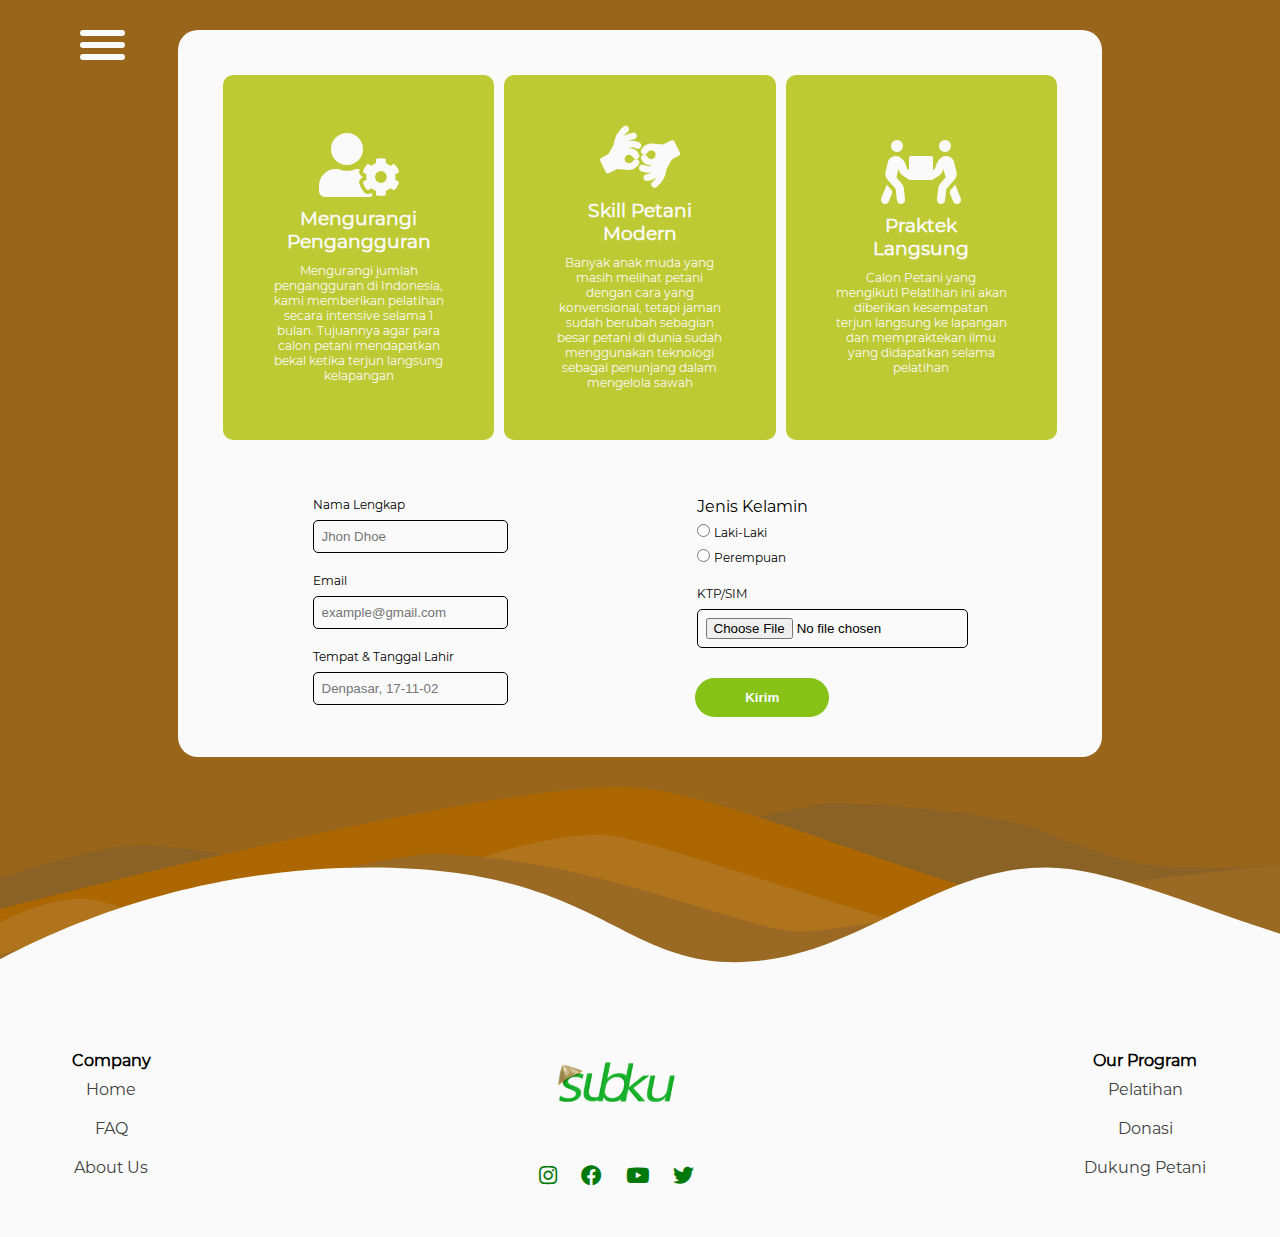
<file: pelatihan.html>
<!DOCTYPE html>
<html lang="en">
  <head>
    <meta charset="UTF-8" />
    <meta http-equiv="X-UA-Compatible" content="IE=edge" />
    <meta name="viewport" content="width=device-width, initial-scale=1.0" />
    <title>Pelatihan</title>
    <!-- CSS  -->
    <link rel="stylesheet" href="asset/styles.css" />

    <!-- FontAwesome -->
    <link rel="stylesheet" href="icons/all.min.css" />
    <link rel="stylesheet" href="icons/fontawesome.min.css" />

    <!-- fancybox -->
    <link rel="stylesheet" href="fancybox/dist/jquery.fancybox.css" />

    <!-- Jquery -->
    <script
      type="text/javascript"
      src="plugin/jquery/jquery-3.5.1.min.js"
    ></script>
  </head>

  <body>
    <section id="pelatihan-page-section">
      <nav>
        <div class="menu">
          <div class="navbar">
            <ul>
              <li>
                <a href="#">
                  <img src="img/logo/logo.svg" alt="" />
                </a>
              </li>
              <li><a href="#">Home</a></li>
              <li><a href="#">Donasi</a></li>
              <li><a href="#">Daftar</a></li>
            </ul>
            <div class="burger">
              <input type="checkbox" />
              <span></span>
              <span></span>
              <span></span>
            </div>
          </div>
        </div>
      </nav>
      <div
        class="pelatihan-page-container"
        style="position: relative; z-index: 99999999"
      >
        <div class="pelatihan-page-wraping">
          <div class="pelatihan-card">
            <div class="card-one">
              <div class="card-img">
                <i class="fas fa-user-cog fa-4x"></i>
              </div>
              <div class="card-content">
                <h3>Mengurangi Pengangguran</h3>
                <p>
                  Mengurangi jumlah pengangguran di Indonesia, kami memberikan
                  pelatihan secara intensive selama 1 bulan. Tujuannya agar para
                  calon petani mendapatkan bekal ketika terjun langsung
                  kelapangan
                </p>
              </div>
            </div>
            <div class="card-two">
              <div class="card-img">
                <i class="fas fa-american-sign-language-interpreting fa-4x"></i>
              </div>
              <div class="card-content">
                <h3>Skill Petani Modern</h3>
                <p>
                  Banyak anak muda yang masih melihat petani dengan cara yang
                  konvensional, tetapi jaman sudah berubah sebagian besar petani
                  di dunia sudah menggunakan teknologi sebagai penunjang dalam
                  mengelola sawah
                </p>
              </div>
            </div>
            <div class="card-three">
              <div class="card-img">
                <i class="fas fa-people-carry fa-4x"></i>
              </div>
              <div class="card-content">
                <h3>Praktek Langsung</h3>
                <p>
                  Calon Petani yang mengikuti Pelatihan ini akan diberikan
                  kesempatan terjun langsung ke lapangan dan mempraktekan ilmu
                  yang didapatkan selama pelatihan
                </p>
              </div>
            </div>
          </div>
          <form action="#">
            <div class="form-pelatihan">
              <div class="left">
                <div class="namaLengkap">
                  <label for="namaLengkap">Nama Lengkap</label>
                  <input type="text" id="namaLengkap" placeholder="Jhon Dhoe" />
                </div>
                <div class="email">
                  <label for="email">Email</label>
                  <input
                    type="email"
                    id="email"
                    placeholder="example@gmail.com"
                  />
                </div>
                <div class="ttl">
                  <label for="ttl">Tempat & Tanggal Lahir</label>
                  <input
                    type="text"
                    id="ttl"
                    placeholder="Denpasar, 17-11-02"
                  />
                </div>
              </div>
              <div class="right">
                <div class="kelamin">
                  <span>Jenis Kelamin</span>
                  <div class="laki">
                    <input type="radio" id="laki" name="kelamin" />
                    <label for="laki">Laki-Laki</label>
                  </div>
                  <div class="perempuan">
                    <input type="radio" id="perempuan" name="kelamin" />
                    <label for="perempuan">Perempuan</label>
                  </div>
                </div>
                <div class="ktp">
                  <label for="ktp">KTP/SIM</label>
                  <input type="file" />
                </div>
                <div class="btn-kirim">
                  <button type="button">
                    <a href="donasi.html">Kirim</a>
                  </button>
                </div>
              </div>
            </div>
          </form>
        </div>
      </div>
    </section>

    <section id="footer-section">
      <div class="footer-container-donasi">
        <div class="footer-wraping">
          <div class="footer-left">
            <h4>Company</h4>
            <a href="#">Home</a>
            <a href="#">FAQ</a>
            <a href="#">About Us</a>
          </div>
          <div class="footer-center">
            <div class="logo">
              <img src="img/logo/logo.svg" alt="" />
            </div>
            <div class="social-media">
              <i class="fab fa-instagram"></i>
              <i class="fab fa-facebook"></i>
              <i class="fab fa-youtube"></i>
              <i class="fab fa-twitter"></i>
            </div>
          </div>
          <div class="footer-right">
            <h4>Our Program</h4>
            <a href="#">Pelatihan</a>
            <a href="#">Donasi</a>
            <a href="#">Dukung Petani</a>
          </div>
        </div>
      </div>
    </section>
    <!-- My JavaScript  -->
    <script src="asset/script.js"></script>

    <!-- FancyBox -->
    <script
      type="text/javascript"
      src="fancybox/dist/jquery.fancybox.js"
    ></script>
  </body>
</html>
</file>
<file: asset/styles.css>
/* Hijau-btn =  #77AF11
  paragraf =   
*/

@font-face {
  font-family: Montserrat;
  src: url('../font/Montserrat-Regular.otf') format('truetype');
}

* {
  padding: 0;
  margin: 0;
  box-sizing: border-box;
}

html {
  scroll-behavior: smooth;
}

body {
  font-family: Montserrat, sans-serif;
  max-width: 100%;
  height: 100vh;
  background-color: #fafafa;
  scroll-behavior: smooth;
}

#btn-hero-link {
  cursor: pointer;
}

#btn-hero {
  cursor: pointer;
}

.main {
  width: 100%;
  height: 100%;
  scroll-snap-type: y mandatory;
  overflow-y: scroll;
  transition: 0.3s;
}

.main::-webkit-scrollbar {
  display: none;
}

section {
  scroll-snap-align: start;
}

#hero-section {
  position: relative;
  height: 100vh;
}

.hero-container {
  max-width: 100%;
  height: 100vh;
  display: block;
  position: relative;
  overflow: hidden;
}

.bg-hero {
  max-width: 100%;
  height: 100vh;
  display: block;
  position: absolute;
  /* background-color: aquamarine;
  border: 10px solid black; */
}

.bg-hero .hero-svg {
  max-width: 100%;
  height: auto;
  display: block;
}

/* Navbar */
.menu {
  position: relative;
  width: auto;
  z-index: 9999;
}

.navbar ul li {
  list-style: none;
}

.navbar ul li a {
  text-decoration: none;
  color: #fafafa;
  font-weight: bolder;
  font-size: 22px;
}

.navbar ul {
  display: block;
  position: fixed;
  background-color: antiquewhite;
  width: 40%;
  height: 100vh;
  display: flex;
  flex-direction: column;
  justify-content: space-around;
  align-items: center;
  background-color: #87c219;
  opacity: 0;
  transform: translateY(-100%) scaleY(0);
  transition: all 1s;
}

.navbar {
  position: absolute;
  width: 50%;
  /* background-color: blue; */
  height: 100vh;
}

.burger {
  display: flex;
  flex-direction: column;
  justify-content: space-between;
  width: 80px;
  height: 30px;
  position: fixed;
  left: 80px;
  top: 30px;
  z-index: 999;
  /* background-color: aqua; */
}

.burger span {
  position: relative;
  border-radius: 50px;
  width: 45px;
  height: 6px;
  background-color: #fafafa;
  transition: all 1s ease-in-out;
}

.burger input {
  display: block;
  margin: 0 auto;
  position: absolute;
  z-index: 2;
  width: 45px;
  height: 35px;
  opacity: 0;
  cursor: pointer;
}

/* Burger Menu Span */
.burger span:nth-child(2) {
  transform-origin: 0 0;
}

.burger input:checked ~ span:nth-child(2) {
  transform: rotate(45deg) translate(0px, -4px);
}

.burger input:checked ~ span:nth-child(3) {
  transform: scale(0);
}

.burger span:nth-child(4) {
  transform-origin: 0 0;
}

.burger input:checked ~ span:nth-child(4) {
  transform: rotate(-45deg) translate(0px, 3px);
}

.navbar ul.slide {
  opacity: 1;
  transform: translateY(0) scale(1);
}

.clouds {
  position: relative;
  display: flex;
  width: 500%;
  height: 30%;
  /* background-color: rgba(222, 184, 135, 0.308); */
  align-items: center;
  justify-content: center;
  animation: scroll 150s linear infinite;
}

.clouds-slide-one,
.clouds-slide-two,
.clouds-slide-three,
.clouds-slide-four,
.clouds-slide-five {
  display: flex;
  position: rela;
  /* background-color: rgba(0, 255, 255, 0.267); */
  width: 100%;
  height: auto;
  justify-content: space-evenly;
}

.cloud-one img,
.cloud-two img,
.cloud-three img {
  height: 100%;
}

.cloud-one {
  position: relative;
  top: -40px;
}
.cloud-two {
  position: relative;
  top: -20px;
}
.cloud-three {
  position: relative;
  top: 90px;
}

@keyframes scroll {
  0% {
    transform: translateX(0);
  }
  100% {
    transform: translateX(calc(-200px * 15));
  }
}

.hero-wave {
  position: relative;
  top: -100px;
}

/* Petani Section */

.petani-container {
  display: flex;
  margin: 110px auto;
  width: 90%;
  height: 100vh;
  background-color: #fafafa;
  padding: 50px;
  justify-content: center;
  align-items: center;
}

.petani-muda {
  width: 30%;
  /* background-color: aqua; */
}

.conversation {
  width: 40%;
  position: relative;
  /* background-color: #87c219; */
}

.petani-tua {
  width: 30%;
  /* background-color: blue; */
}

.chat,
.chat-2 {
  width: 100%;
  display: flex;
  position: absolute;
}

.chat-comic,
.chat-comic-2 {
  width: 50%;
  padding: 10px;
  position: relative;
  display: flex;
  justify-content: center;
}

.chat-comic-1,
.chat-comic-3 {
  width: 50%;
  padding: 10px;
  position: relative;
  display: flex;
  justify-content: center;
}

/* Animation chating */
.chat-comic {
  opacity: 0;
  animation: chating 15s ease-in-out paused;
}

.chat-comic-1 {
  opacity: 0;
  animation: chating 15s ease-in-out paused;
  animation-delay: 5s;
}

.chat-comic-2 {
  opacity: 0;
  animation: chating 15s ease-in-out paused;
  animation-delay: 10s;
}

.chat-comic-3 {
  opacity: 0;
  animation: chating 15s ease-in-out paused;
  animation-delay: 15s;
}

.chat-comic img,
.chat-comic-1 img,
.chat-comic-2 img,
.chat-comic-3 img {
  position: absolute;
  padding: 5px;
}

.chat-comic p,
.chat-comic-1 p,
.chat-comic-2 p,
.chat-comic-3 p {
  font-size: small;
  position: relative;
  padding: 20px 0 5px 0;
  width: 90%;
}

@keyframes chating {
  0% {
    opacity: 0;
  }
  10% {
    opacity: 1;
  }
  60% {
    opacity: 0;
  }
  100% {
    opacity: 0;
  }
}

.mulai {
  width: 100%;
  display: block;
  position: relative;
}

.mulai button {
  width: 160px;
  height: 30px;
  display: block;
  margin: 0 auto;
  margin-top: -50px;
  border: 0px;
  color: #fafafa;
  background-image: linear-gradient(
    90deg,
    #87c219 0%,
    #d3ff81 50%,
    #87c219 100%
  );
  transition: 1s linear;
  border-radius: 50px 50px 0 0;
  cursor: pointer;
}

.mulai button:hover {
  color: rgb(39, 39, 39);
}

@keyframes chatingInfo {
  0% {
    opacity: 0;
  }
  00.1% {
    opacity: 1;
  }
  100% {
    opacity: 1;
  }
}

.info-detail {
  opacity: 0;
  animation: chatingInfo 15000s linear infinite paused;
  animation-delay: 20s;
}

.info-detail img {
  display: block;
  position: relative;
  margin: 0 auto;
  margin-top: 250px;
  animation: upDown 1.8s linear infinite;
}

@keyframes upDown {
  0% {
    transform: translateY(0px);
  }
  25% {
    transform: translateY(-4px);
  }
  50% {
    transform: translateY(0px);
  }
  75% {
    transform: translateY(5px);
  }
  100% {
    transform: translateY(0px);
  }
}

.btn-info button {
  width: auto;
  height: auto;
  display: block;
  position: relative;
  margin: 50px auto;
  border: 2px solid #87c219;
  background-color: transparent;
  border-radius: 50px;
  cursor: pointer;
  transition: 0.5s ease;
}

.btn-info button:hover {
  background-color: #87c219;
}

.btn-info button a {
  display: block;
  padding: 15px 55px;
  text-decoration: none;
  color: #87c219;
  font-weight: bold;
  transition: 0.5s linear;
}

.btn-info button a:hover {
  color: #fafafa;
}

/* WHY Section */
#whyGrass-section {
  width: 100%;
  height: 80vh;
  background-image: url('../img/why/bg-why.svg');
  background-repeat: no-repeat;
  background-position: top;
  background-size: cover;
}

#whyPetani-section {
  width: 100%;
  height: 100vh;
  background-image: linear-gradient(#98651b 0%, #885811);
  overflow-x: hidden;
}

.whyPetani-container {
  width: 90%;
  height: 100vh;
  margin: 0 auto;
  display: flex;
  color: #fafafa;
  position: relative;
}

.whyPetani-container h1 {
  font-size: 32px;
  font-weight: 900;
  font-family: Montserrat, sans-serif;
}

.whyPetani-container h3 {
  font-size: 20px;
  font-weight: 600;
}

.whyPetani-container p {
  font-size: 12px;
  margin-top: 10px;
}

.whyPetani-left {
  width: 30%;
  height: 100vh;
  object-fit: contain;
}

.whyPetani-right {
  width: 65%;
  /* background-color: aquamarine; */
  display: flex;
  flex-direction: column;
  justify-content: center;
  align-items: center;
}

.whyContent-top {
  width: 100%;
  height: fit-content;
  text-align: center;
}

.whyContent-top .bottom-top {
  width: 100%;
  height: fit-content;
  display: flex;
  text-align: center;
  margin-top: 20px;
}

.whyContent-top .left,
.whyContent-top .right {
  width: 50%;
  height: auto;
  padding: 20px;
}

.whyContent-bottom {
  width: 60%;
  height: auto;
  text-align: center;
}

.whyPetani-container .ornamen {
  position: relative;
}

.whyPetani-container .ornamen .rock-1 {
  width: 100%;
  display: block;
  position: absolute;
  top: 0;
  right: 0;
}

.whyPetani-container .ornamen .tulang {
  width: 100%;
  display: block;
  position: absolute;
  bottom: 0;
  right: 3em;
}
/* End WhyPetani Section */

/* Start Gallery Section */
#gallery-section {
  width: 100%;
  height: 100vh;
  background-image: linear-gradient(#885811 0%, #5e3800 100%);
}

.gallery-container {
  max-width: 90%;
  height: auto;
  margin: 0 auto;
  padding: 0px 50px 100px 50px;
}

.gallery-top {
  width: 100%;
  height: 50%;
  display: flex;
  justify-content: center;
  align-items: flex-end;
}

.gallery-top .left {
  width: 60%;
  height: auto;
  padding: 15px;
}

.gallery-top .right {
  width: 43%;
  height: auto;
  padding: 15px;
}

.gallery-bottom {
  width: 100%;
  height: 50%;
  display: flex;
  justify-content: center;
  align-items: center;
}

.gallery-bottom .left {
  width: 43%;
  height: auto;
  padding: 15px;
}

.gallery-bottom .right {
  width: 60%;
  height: auto;
  padding: 15px;
}
/* End Gallery Section */

/* Start Diamond */
#diamond-section {
  width: 100%;
  height: 40vh;
  background-image: linear-gradient(#5e3800 0%, #4d2e00 100%);
}

.diamond-container {
  width: 100%;
  height: 40vh;
  position: relative;
  overflow-x: hidden;
}

.diamond-container .diamond-blue {
  width: 10px;
  position: absolute;
  bottom: 10%;
  left: 20%;
}

.diamond-container .rock-2 {
  width: 30px;
  position: absolute;
  top: 0;
  right: 0;
}
/* End Diamond */

/* Start Pelatihan */
#pelatihan-section {
  max-width: 100%;
  height: 100vh;
  background-image: linear-gradient(#4d2e00 0%, #3b2400 100%);
  position: relative;
}

.pelatihan-container {
  width: 90%;
  height: 100vh;
  margin: 0 auto;
}

.pelatihan-container .pelatihan-banner {
  width: 100%;
  height: auto;
  margin: 0 auto;
}

.pelatihan-container .pelatihan-banner img {
  display: block;
  width: 50%;
  height: auto;
  margin: 0 auto;
  padding: 4% 0;
}

.pelatihan-container .pelatihan-card {
  width: 100%;
  height: auto;
  color: #fafafa;
  display: flex;
}

.pelatihan-card .card-one {
  width: 33.33%;
  display: flex;
  flex-direction: column;
  justify-content: center;
  align-items: center;
  text-align: center;
  max-height: 100%;
  background-color: #beca33;
  margin: 5px;
  padding: 50px;
  border-radius: 10px;
}

.pelatihan-card .card-img {
  margin-bottom: 10px;
}

.pelatihan-card .card-two {
  width: 33.33%;
  display: flex;
  flex-direction: column;
  justify-content: center;
  align-items: center;
  text-align: center;
  max-height: 100%;
  background-color: #beca33;
  margin: 5px;
  padding: 50px;
  border-radius: 10px;
}

.pelatihan-card .card-three {
  width: 33.33%;
  display: flex;
  flex-direction: column;
  justify-content: center;
  align-items: center;
  text-align: center;
  max-height: 100%;
  background-color: #beca33;
  margin: 5px;
  padding: 50px;
  border-radius: 10px;
}

.pelatihan-card .card-img i {
  color: #fafafa;
}

.pelatihan-card p {
  font-size: 12px;
  margin-top: 10px;
}

.pelatihan-ornamen .mahkota {
  position: absolute;
  z-index: 1;
  bottom: 0;
  left: 0;
}

.pelatihan-ornamen .rock-1 {
  position: absolute;
  display: block;
  bottom: 50%;
  right: 0;
}
/* End Pelatihan */

/* Start Tentang Section */

#tentang-section {
  width: 100%;
  height: 100vh;
  background-color: #3b2400;
  color: #fafafa;
  display: flex;
  flex-direction: column;
  justify-content: center;
  align-items: stretch;
  position: relative;
}

.tentang-container {
  width: 90%;
  height: auto;
  margin: 0 auto;
}

.tentang-container .tentang-header {
  width: 100%;
  font-size: 32px;
  font-weight: 900;
  text-align: center;
  padding: 50px 0;
}

.tentang-container .tentang-content {
  color: rgb(51, 51, 51);
  width: 100%;
  max-width: 100%;
  background-color: #dadada;
  display: flex;
  border-radius: 20px;
}

.tentang-content .tentang-left {
  width: 50%;
  padding: 0px 50px;
  font-weight: 600;
  display: flex;
  justify-content: center;
  align-items: center;
}

.tentang-left p {
  word-spacing: 0.5em;
}

.tentang-content .tentang-right {
  width: 50%;
  padding: 50px;
  background-color: #dadada;
  display: flex;
  border-radius: 0px 20px 20px 0px;
  background-image: url('../img/gallery/building.jpg');
  background-repeat: no-repeat;
  object-fit: cover;
  background-size: cover;
}

.tentang-right .bg-tentang {
  width: 100%;
  height: auto;
  height: fit-content;
  filter: drop-shadow(4px 4px 4px rgba(0, 0, 0, 0.4));
}

.bg-tentang img {
  width: 100%;
}

.tentang-ornamen {
  /* position: relative; */
  margin-top: 20px;
  display: flex;
  justify-content: space-between;
}

.tentang-ornamen .rock-2 {
  /* position: absolute; */
  bottom: 0;
  left: 0;
}

.tentang-ornamen .diamond-red {
  position: absolute;
  bottom: 0;
  right: 0;
}
/* End Tentang Section */

/* Start Footer */
#footer-section {
  width: 100%;
  max-height: 100vh;
}

.footer-container {
  width: 100%;
  height: 50vh;
  background-color: #3b2400;
  background-image: url('../img/footer/footer-wave.svg');
  background-repeat: no-repeat;
  background-size: cover;
}

.footer-wraping {
  width: 90%;
  height: 50vh;
  margin: 0 auto;
  display: flex;
  justify-content: space-between;
  align-items: flex-end;
  padding: 50px 0px;
}

.footer-wraping h4 {
  font-weight: bold;
  text-align: center;
  user-select: none;
}

.footer-wraping a {
  display: block;
  text-decoration: none;
  color: #414141;
  text-align: center;
  padding: 10px;
}

.footer-center {
  /* background-color: chocolate; */
  display: flex;
  flex-direction: column;
  justify-content: center;
  align-items: center;
}

.footer-center .social-media {
  margin-top: 50px;
}

.footer-center .social-media i {
  font-size: 1.3em;
  padding: 0 10px;
  color: #00790a;
}

/* End Footer */

/* Responsive Media Query */

/* Laptop 1024px */
@media screen and (max-width: 1024px) {
  .cloud-one {
    top: -20px;
  }

  .cloud-two {
    top: -10px;
  }
  .cloud-three {
    top: 50px;
  }

  .cloud-one img,
  .cloud-two img,
  .cloud-three img {
    height: 60%;
  }

  #petani-section {
    height: 100vh;
  }

  .petani-container {
    margin: 50px auto;
  }
}

/* Tablet 768px */
@media screen and (max-width: 768px) {
  .hero-wave {
    top: -225px;
  }

  .petani-container {
    margin: 0 auto;
    padding: 0;
  }
}

/* Mobile L 425px */
@media screen and (max-width: 425px) {
  .burger {
    left: 30px;
  }
  .burger span {
    width: 40px;
    height: 4px;
  }

  .cloud-one img,
  .cloud-two img,
  .cloud-three img {
    height: 45%;
  }

  .clouds {
    height: 15%;
    animation: scroll 200s linear infinite;
  }

  .cloud-one {
    top: 0px;
  }

  .cloud-two {
    top: 10px;
  }
  .cloud-three {
    top: 40px;
  }

  .hero-wave {
    top: -375px;
  }

  .petani-container {
    margin: -280px auto;
  }
}

/* Start Donasi Page Section */
#donasi-page-section {
  width: 100%;
  height: 100vh;
  background-color: #98651b;
}

.donasi-page-container {
  width: 90%;
  height: 100vh;
  margin: 0 auto;
  display: flex;
  justify-content: center;
  align-items: center;
}

.donasi-page-container .left {
  width: 60%;
  max-height: 100%;
  margin: 0 auto;
  /* background-color: rgb(184, 147, 218); */
  z-index: 9;
}

.donasi-page-container .right {
  width: 40%;
  max-height: 100%;
  margin: 0 auto;
  /* background-color: aliceblue; */
}

.donasi-page-container .left h1 {
  font-weight: 900;
  font-size: 32px;
  color: #fafafa;
}

.form-donasi {
  width: 90%;
  max-height: 100%;
  margin: 20px auto;
  background-color: #fafafa;
  padding: 20px;
  border-radius: 20px;
}

.form-donasi input {
  padding: 8px;
  margin-top: 8px;
  border-radius: 5px;
  border: 1px solid black;
}

.form-donasi .bank,
.form-donasi .rekening {
  padding: 20px;
}

.bank .bri,
.bank .bni {
  /* background-color: #3b2400; */
  display: flex;
  justify-content: space-between;
  align-items: center;
  padding-bottom: 10px;
}

.rekening .rek,
.date-nominal .expiry-date,
.date-nominal .nominal {
  display: flex;
  flex-direction: column;
  padding: 30px 50% 0px 0px;
}

.btn-kirim button {
  width: auto;
  height: auto;
  display: block;
  position: relative;
  margin-left: 3%;
  background-color: #87c219;
  border: 0px;
  border-radius: 50px;
  cursor: pointer;
  transition: 0.5s ease;
}

.btn-kirim button a {
  display: block;
  color: #fafafa;
  padding: 12px 50px;
  text-decoration: none;
  font-weight: bold;
  transition: 0.5s linear;
}

.footer-container-donasi {
  width: 100%;
  height: 50vh;
  background-color: #98651b;
  background-image: url('../img/footer/footer-wave.svg');
  background-repeat: no-repeat;
  background-size: cover;
}

/* End Donasi Page Section */

/* Start Pelatihan Page Section */
#pelatihan-page-section {
  width: 100%;
  height: fit-content;
  background-color: #98651b;
  background-repeat: no-repeat;
  background-size: cover;
  background-position: center;
  position: relative;
}

.pelatihan-page-container {
  width: 80%;
  height: auto;
  margin: 0 auto;
  padding: 30px 50px;
}

.pelatihan-page-wraping {
  background-color: #fafafa;
  width: 100%;
  height: auto;
  padding: 40px;
  border-radius: 20px;
}

.pelatihan-page-container .pelatihan-card {
  width: 100%;
  height: auto;
  color: #fafafa;
  margin: 0 auto;
  display: flex;
  justify-content: center;
}

.form-pelatihan {
  display: flex;
  justify-content: space-around;
  margin-top: 5%;
}

.form-pelatihan .left .namaLengkap,
.form-pelatihan .left .email,
.form-pelatihan .left .ttl,
.form-pelatihan .right .ktp {
  display: flex;
  flex-direction: column;
  padding: 10px;
}

.form-pelatihan .right .btn-kirim {
  padding-top: 20px;
}

.form-pelatihan .right .kelamin {
  padding: 10px;
}

.form-pelatihan input {
  padding: 8px;
  margin-top: 8px;
  border-radius: 5px;
  border: 1px solid black;
  background-color: #fafafa;
}

.form-pelatihan label {
  font-size: 12px;
}
/* End Pelatihan Page Section */ ;
</file>
